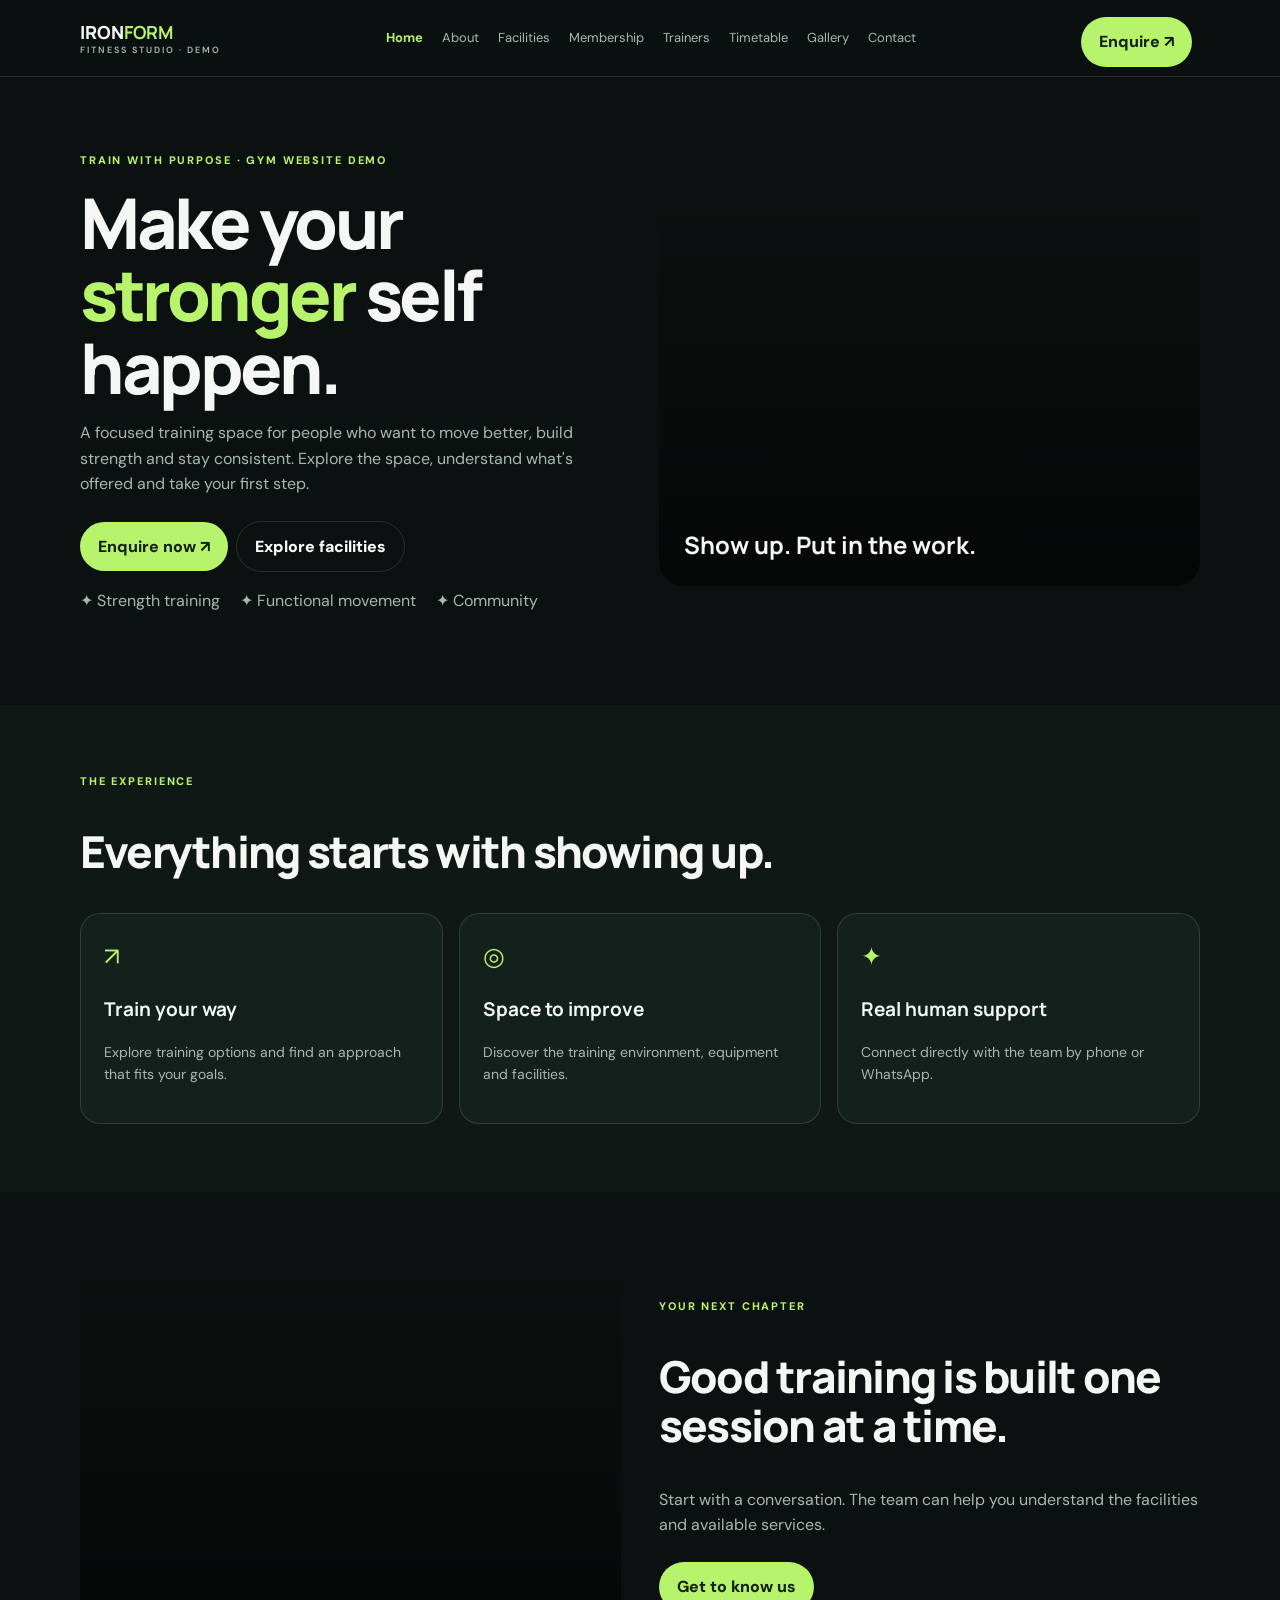
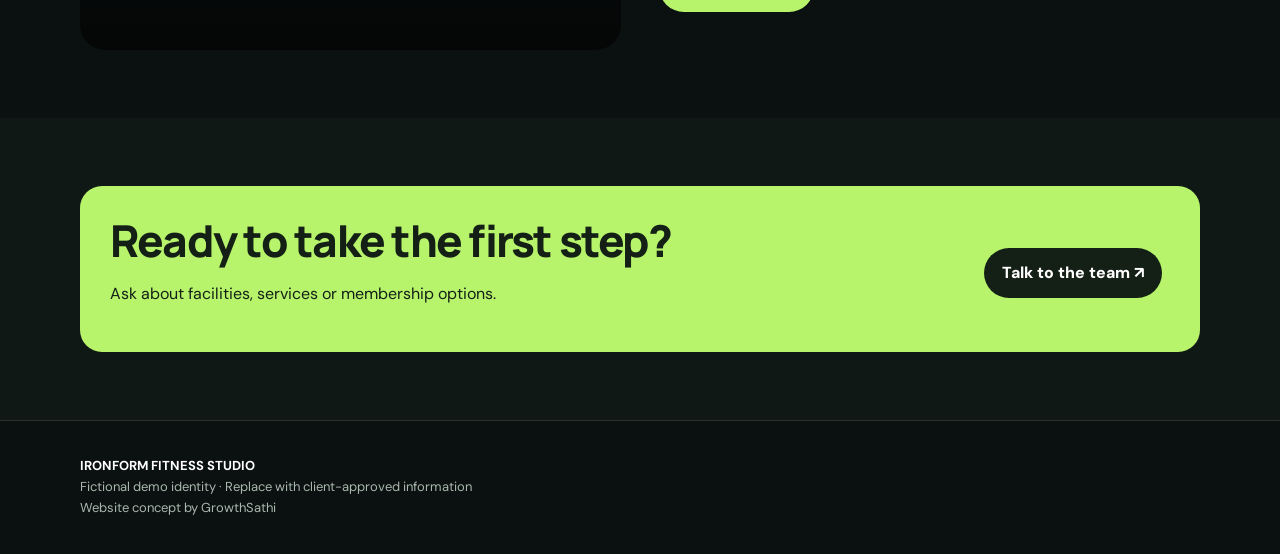
<file: index.html>
<!doctype html><html lang="en"><head><meta charset="utf-8"><meta name="viewport" content="width=device-width,initial-scale=1"><title>Home | Ironform Demo</title><meta name="description" content="Explore Ironform Fitness Studio in this GrowthSathi gym website demo. View training facilities, membership options, trainers and contact details."><meta property="og:type" content="website"><meta property="og:title" content="Home | Ironform Fitness Studio Demo"><meta property="og:description" content="Explore Ironform Fitness Studio in this GrowthSathi gym website demo. View training facilities, membership options, trainers and contact details."><link rel="stylesheet" href="assets/styles.css"></head><body><a class="skip-link" href="#main-content">Skip to main content</a><header class="top"><div class="wrap nav"><a class="brand" href="index.html">IRON<b>FORM</b> <small style="display:block;color:#a9b8ae;font:600 9px DM Sans;letter-spacing:2px">FITNESS STUDIO · DEMO</small></a><button class="menu-toggle" type="button" aria-expanded="false" aria-controls="primary-navigation" aria-label="Open navigation"><span></span><span></span><span></span></button><nav id="primary-navigation" aria-label="Primary navigation"><a href="index.html" aria-current="page">Home</a><a href="about.html">About</a><a href="facilities.html">Facilities</a><a href="membership.html">Membership</a><a href="trainers.html">Trainers</a><a href="timetable.html">Timetable</a><a href="gallery.html">Gallery</a><a href="contact.html">Contact</a></nav><a class="btn" href="contact.html">Enquire ↗</a></div></header><main id="main-content"><section class="hero"><div class="wrap heroGrid"><div><div class="eyebrow">TRAIN WITH PURPOSE · GYM WEBSITE DEMO</div><h1>Make your <span>stronger</span> self happen.</h1><p class="lead">A focused training space for people who want to move better, build strength and stay consistent. Explore the space, understand what's offered and take your first step.</p><a class="btn" href="contact.html">Enquire now ↗</a><a class="btn ghost" href="facilities.html">Explore facilities</a><p class="muted">✦ Strength training　 ✦ Functional movement　 ✦ Community</p></div><div class="photo">Show up. Put in the work.</div></div></section><section class="section alt"><div class="wrap"><div class="kicker">THE EXPERIENCE</div><h2>Everything starts with showing up.</h2><div class="grid"><article class="card"><div class="icon">↗</div><h3>Train your way</h3><p>Explore training options and find an approach that fits your goals.</p></article><article class="card"><div class="icon">◎</div><h3>Space to improve</h3><p>Discover the training environment, equipment and facilities.</p></article><article class="card"><div class="icon">✦</div><h3>Real human support</h3><p>Connect directly with the team by phone or WhatsApp.</p></article></div></div></section><section class="section"><div class="wrap split"><div class="photo"></div><div><div class="kicker">YOUR NEXT CHAPTER</div><h2>Good training is built one session at a time.</h2><p class="muted">Start with a conversation. The team can help you understand the facilities and available services.</p><a class="btn" href="about.html">Get to know us</a></div></div></section><section class="section alt"><div class="wrap banner"><div><h2>Ready to take the first step?</h2><p>Ask about facilities, services or membership options.</p></div><a class="btn" href="contact.html">Talk to the team ↗</a></div></section></main><footer class="footer"><div class="wrap"><strong>IRONFORM FITNESS STUDIO</strong><br>Fictional demo identity · Replace with client-approved information<br>Website concept by GrowthSathi</div></footer><script src="assets/app.js"></script></body></html>
</file>
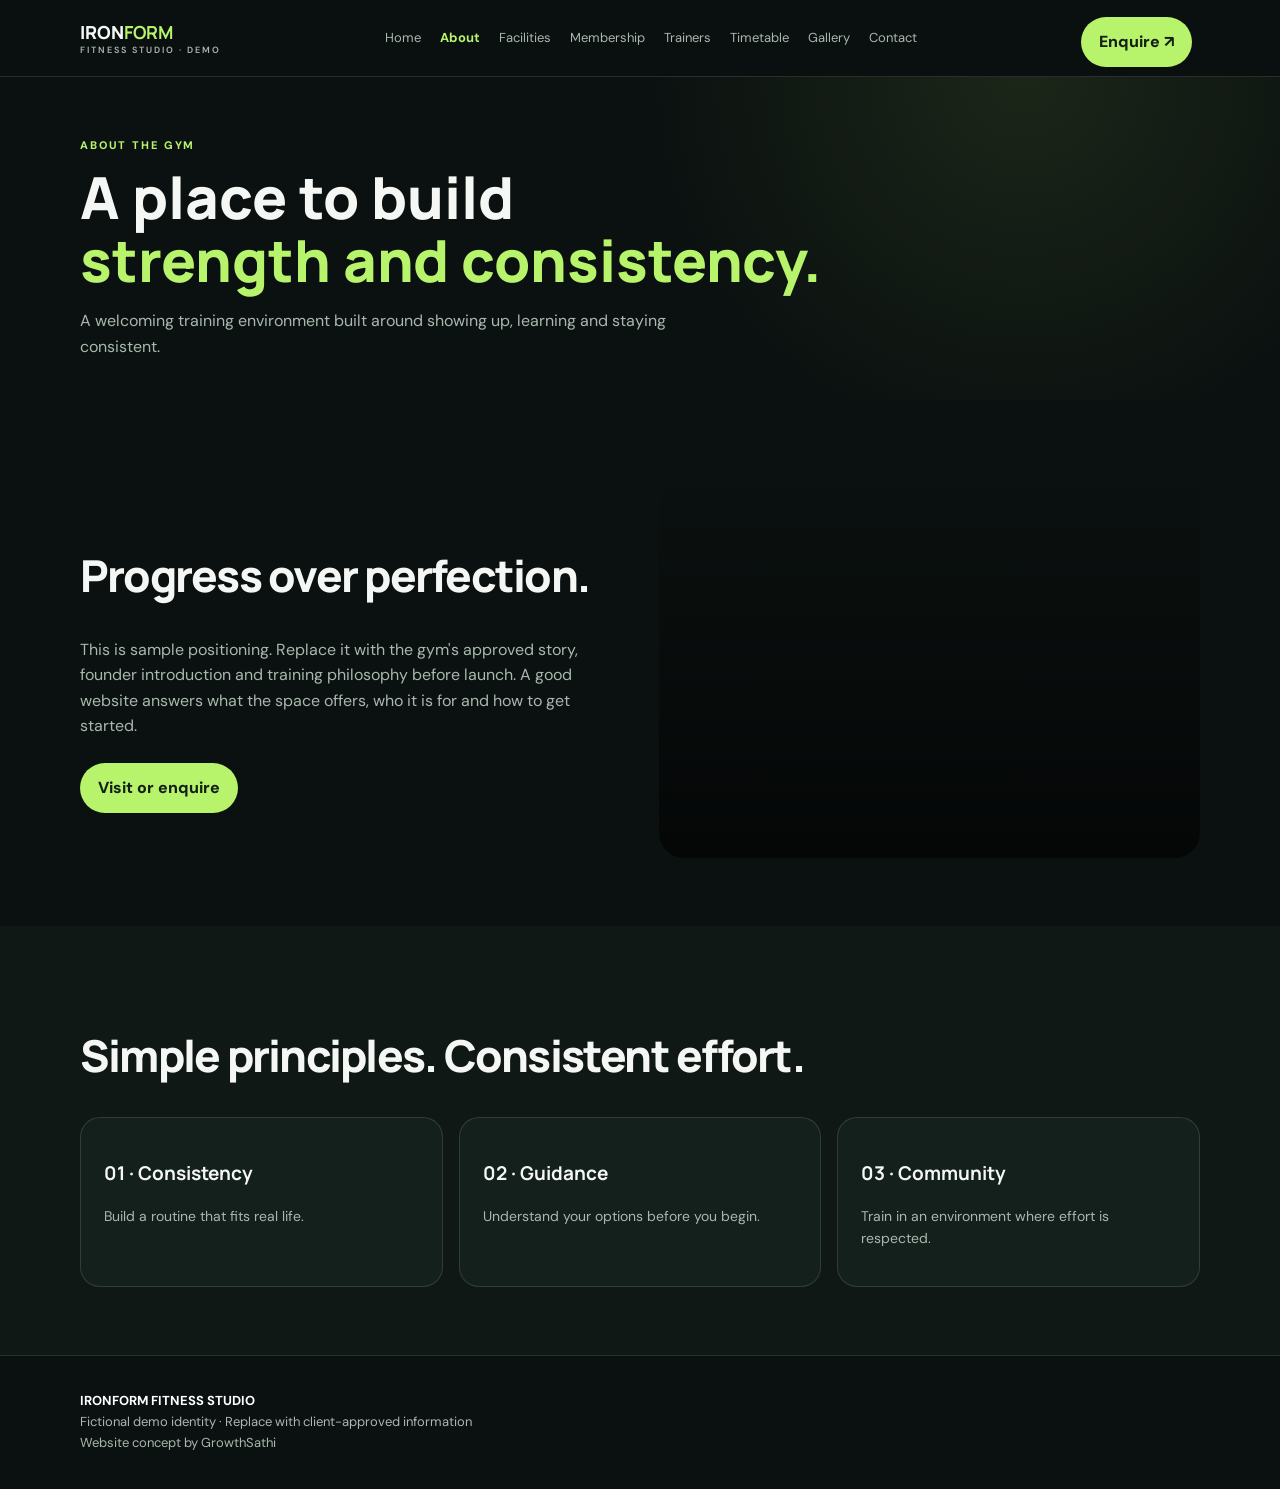
<file: about.html>
<!doctype html><html lang="en"><head><meta charset="utf-8"><meta name="viewport" content="width=device-width,initial-scale=1"><title>About Us | Ironform Demo</title><meta name="description" content="Learn about the training philosophy and community at Ironform Fitness Studio. This GrowthSathi demo uses sample content for customization."><meta property="og:type" content="website"><meta property="og:title" content="About | Ironform Fitness Studio Demo"><meta property="og:description" content="Learn about the training philosophy and community at Ironform Fitness Studio. This GrowthSathi demo uses sample content for customization."><link rel="stylesheet" href="assets/styles.css"></head><body><a class="skip-link" href="#main-content">Skip to main content</a><header class="top"><div class="wrap nav"><a class="brand" href="index.html">IRON<b>FORM</b> <small style="display:block;color:#a9b8ae;font:600 9px DM Sans;letter-spacing:2px">FITNESS STUDIO · DEMO</small></a><button class="menu-toggle" type="button" aria-expanded="false" aria-controls="primary-navigation" aria-label="Open navigation"><span></span><span></span><span></span></button><nav id="primary-navigation" aria-label="Primary navigation"><a href="index.html">Home</a><a href="about.html" aria-current="page">About</a><a href="facilities.html">Facilities</a><a href="membership.html">Membership</a><a href="trainers.html">Trainers</a><a href="timetable.html">Timetable</a><a href="gallery.html">Gallery</a><a href="contact.html">Contact</a></nav><a class="btn" href="contact.html">Enquire ↗</a></div></header><main id="main-content"><section class="page"><div class="wrap"><div class="kicker">ABOUT THE GYM</div><h1>A place to build<br><span>strength and consistency.</span></h1><p class="lead">A welcoming training environment built around showing up, learning and staying consistent.</p></div></section><section class="section"><div class="wrap split"><div><h2>Progress over perfection.</h2><p class="muted">This is sample positioning. Replace it with the gym's approved story, founder introduction and training philosophy before launch. A good website answers what the space offers, who it is for and how to get started.</p><a class="btn" href="contact.html">Visit or enquire</a></div><div class="photo"></div></div></section><section class="section alt"><div class="wrap"><h2>Simple principles. Consistent effort.</h2><div class="grid"><div class="card"><h3>01 · Consistency</h3><p>Build a routine that fits real life.</p></div><div class="card"><h3>02 · Guidance</h3><p>Understand your options before you begin.</p></div><div class="card"><h3>03 · Community</h3><p>Train in an environment where effort is respected.</p></div></div></div></section></main><footer class="footer"><div class="wrap"><strong>IRONFORM FITNESS STUDIO</strong><br>Fictional demo identity · Replace with client-approved information<br>Website concept by GrowthSathi</div></footer><script src="assets/app.js"></script></body></html>
</file>
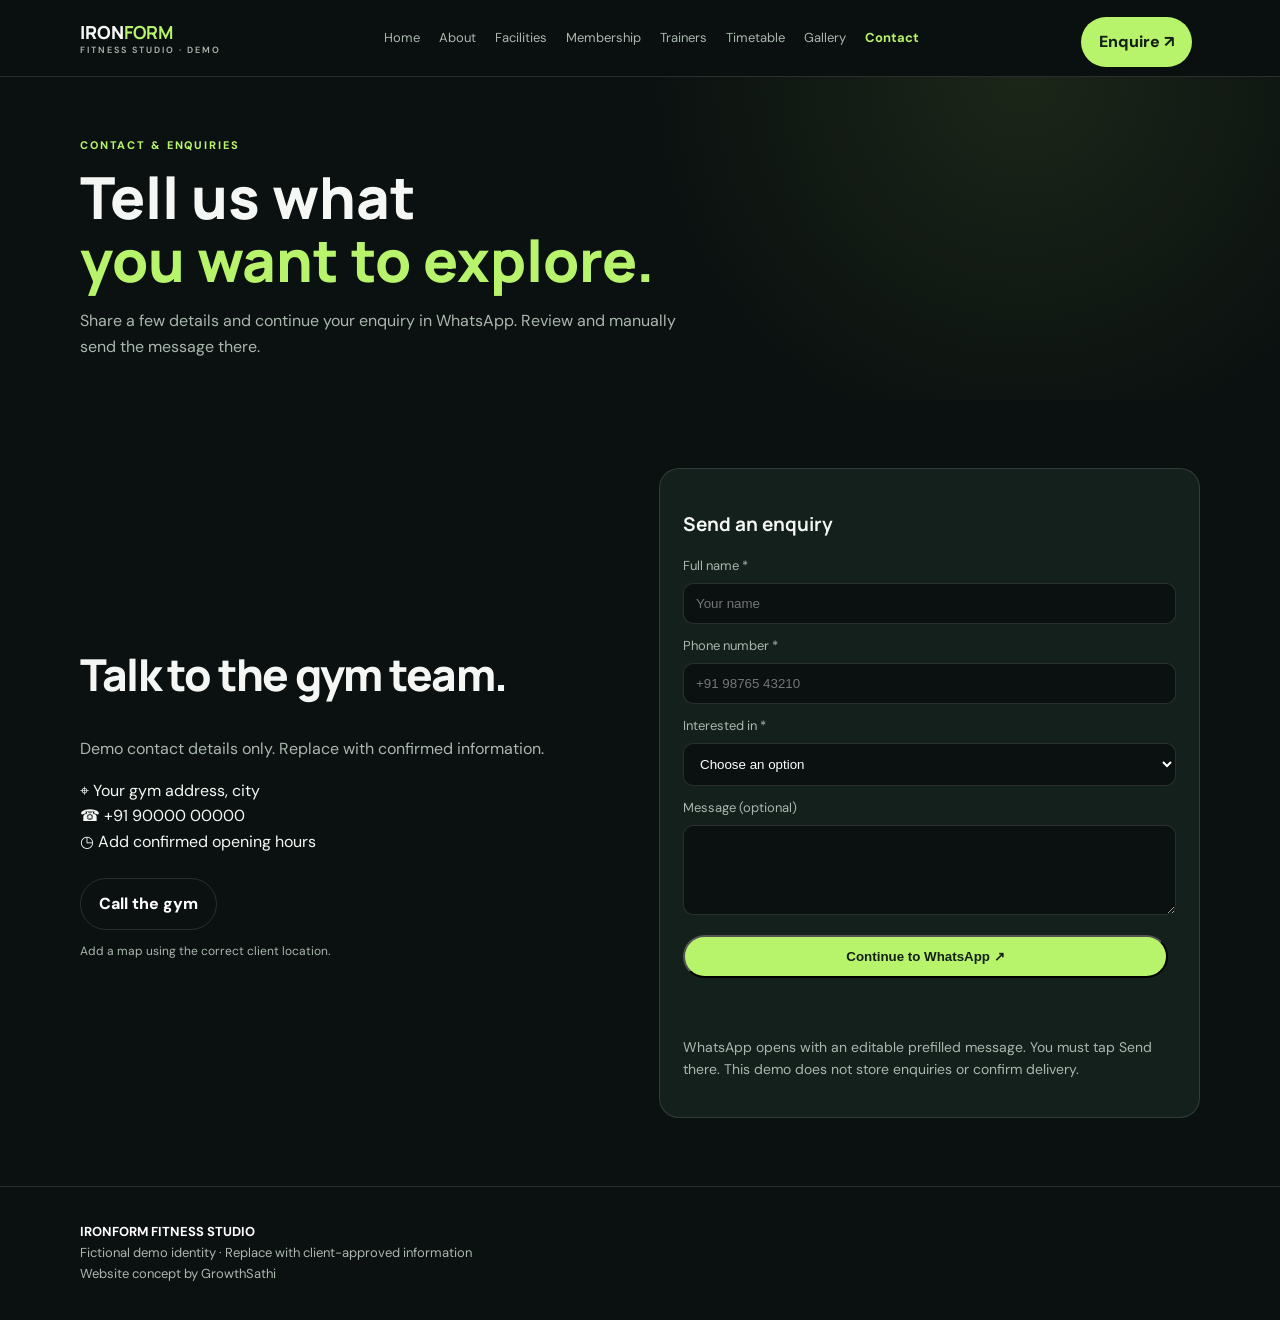
<file: contact.html>
<!doctype html><html lang="en"><head><meta charset="utf-8"><meta name="viewport" content="width=device-width,initial-scale=1"><title>Contact Us | Ironform Demo</title><meta name="description" content="Contact Ironform Fitness Studio using the enquiry form or phone link. This demo opens an editable WhatsApp message and stores no data."><meta property="og:type" content="website"><meta property="og:title" content="Contact | Ironform Fitness Studio Demo"><meta property="og:description" content="Contact Ironform Fitness Studio using the enquiry form or phone link. This demo opens an editable WhatsApp message and stores no data."><link rel="stylesheet" href="assets/styles.css"></head><body><a class="skip-link" href="#main-content">Skip to main content</a><header class="top"><div class="wrap nav"><a class="brand" href="index.html">IRON<b>FORM</b> <small style="display:block;color:#a9b8ae;font:600 9px DM Sans;letter-spacing:2px">FITNESS STUDIO · DEMO</small></a><button class="menu-toggle" type="button" aria-expanded="false" aria-controls="primary-navigation" aria-label="Open navigation"><span></span><span></span><span></span></button><nav id="primary-navigation" aria-label="Primary navigation"><a href="index.html">Home</a><a href="about.html">About</a><a href="facilities.html">Facilities</a><a href="membership.html">Membership</a><a href="trainers.html">Trainers</a><a href="timetable.html">Timetable</a><a href="gallery.html">Gallery</a><a href="contact.html" aria-current="page">Contact</a></nav><a class="btn" href="contact.html">Enquire ↗</a></div></header><main id="main-content"><section class="page"><div class="wrap"><div class="kicker">CONTACT & ENQUIRIES</div><h1>Tell us what<br><span>you want to explore.</span></h1><p class="lead">Share a few details and continue your enquiry in WhatsApp. Review and manually send the message there.</p></div></section><section class="section"><div class="wrap split"><div><h2>Talk to the gym team.</h2><p class="muted">Demo contact details only. Replace with confirmed information.</p><p>⌖ Your gym address, city<br>☎ +91 90000 00000<br>◷ Add confirmed opening hours</p><a class="btn ghost" href="tel:+919000000000">Call the gym</a><p class="note">Add a map using the correct client location.</p></div><div class="card"><h3>Send an enquiry</h3><form class="form" id="enquiry" method="post" action="contact.html"><label>Full name *<input name="name" required maxlength="70" placeholder="Your name"></label><label>Phone number *<input name="phone" required type="tel" autocomplete="tel" inputmode="tel" maxlength="20" pattern="[+0-9() .-]{8,20}" placeholder="+91 98765 43210"></label><label>Interested in *<select name="interest" required><option value="">Choose an option</option><option>Membership information</option><option>Facilities & services</option><option>Trainer information</option><option>Class timetable</option><option>General enquiry</option></select></label><label>Message (optional)<textarea name="message" maxlength="500"></textarea></label><button class="btn" type="submit" disabled>Continue to WhatsApp ↗</button><div class="status" id="status" role="status" aria-live="polite"></div><noscript><p class="note">The enquiry form requires JavaScript and is unavailable when JavaScript is disabled. No details have been submitted. Please use the phone link above to contact the gym.</p></noscript><p class="note">WhatsApp opens with an editable prefilled message. You must tap Send there. This demo does not store enquiries or confirm delivery.</p></form></div></div></section></main><footer class="footer"><div class="wrap"><strong>IRONFORM FITNESS STUDIO</strong><br>Fictional demo identity · Replace with client-approved information<br>Website concept by GrowthSathi</div></footer><script src="assets/app.js"></script></body></html>
</file>
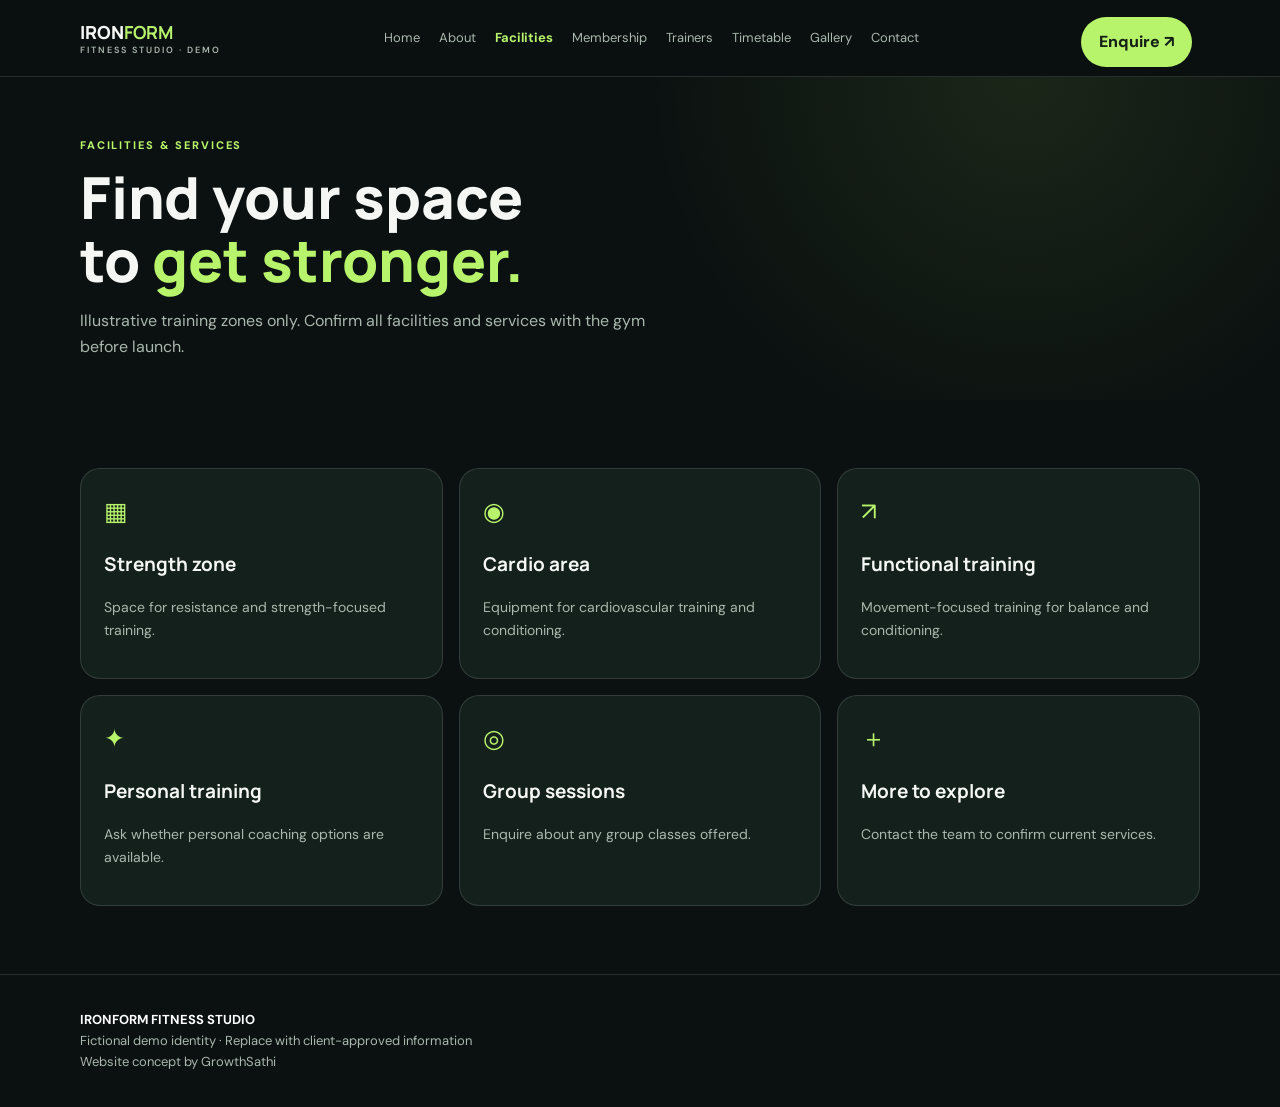
<file: facilities.html>
<!doctype html><html lang="en"><head><meta charset="utf-8"><meta name="viewport" content="width=device-width,initial-scale=1"><title>Facilities & Services | Ironform Demo</title><meta name="description" content="Explore illustrative strength, cardio and functional training facilities in the Ironform Fitness Studio website demo."><meta property="og:type" content="website"><meta property="og:title" content="Facilities | Ironform Fitness Studio Demo"><meta property="og:description" content="Explore illustrative strength, cardio and functional training facilities in the Ironform Fitness Studio website demo."><link rel="stylesheet" href="assets/styles.css"></head><body><a class="skip-link" href="#main-content">Skip to main content</a><header class="top"><div class="wrap nav"><a class="brand" href="index.html">IRON<b>FORM</b> <small style="display:block;color:#a9b8ae;font:600 9px DM Sans;letter-spacing:2px">FITNESS STUDIO · DEMO</small></a><button class="menu-toggle" type="button" aria-expanded="false" aria-controls="primary-navigation" aria-label="Open navigation"><span></span><span></span><span></span></button><nav id="primary-navigation" aria-label="Primary navigation"><a href="index.html">Home</a><a href="about.html">About</a><a href="facilities.html" aria-current="page">Facilities</a><a href="membership.html">Membership</a><a href="trainers.html">Trainers</a><a href="timetable.html">Timetable</a><a href="gallery.html">Gallery</a><a href="contact.html">Contact</a></nav><a class="btn" href="contact.html">Enquire ↗</a></div></header><main id="main-content"><section class="page"><div class="wrap"><div class="kicker">FACILITIES & SERVICES</div><h1>Find your space<br>to <span>get stronger.</span></h1><p class="lead">Illustrative training zones only. Confirm all facilities and services with the gym before launch.</p></div></section><section class="section"><div class="wrap grid"><div class="card"><div class="icon">▦</div><h3>Strength zone</h3><p>Space for resistance and strength-focused training.</p></div><div class="card"><div class="icon">◉</div><h3>Cardio area</h3><p>Equipment for cardiovascular training and conditioning.</p></div><div class="card"><div class="icon">↗</div><h3>Functional training</h3><p>Movement-focused training for balance and conditioning.</p></div><div class="card"><div class="icon">✦</div><h3>Personal training</h3><p>Ask whether personal coaching options are available.</p></div><div class="card"><div class="icon">◎</div><h3>Group sessions</h3><p>Enquire about any group classes offered.</p></div><div class="card"><div class="icon">＋</div><h3>More to explore</h3><p>Contact the team to confirm current services.</p></div></div></section></main><footer class="footer"><div class="wrap"><strong>IRONFORM FITNESS STUDIO</strong><br>Fictional demo identity · Replace with client-approved information<br>Website concept by GrowthSathi</div></footer><script src="assets/app.js"></script></body></html>
</file>
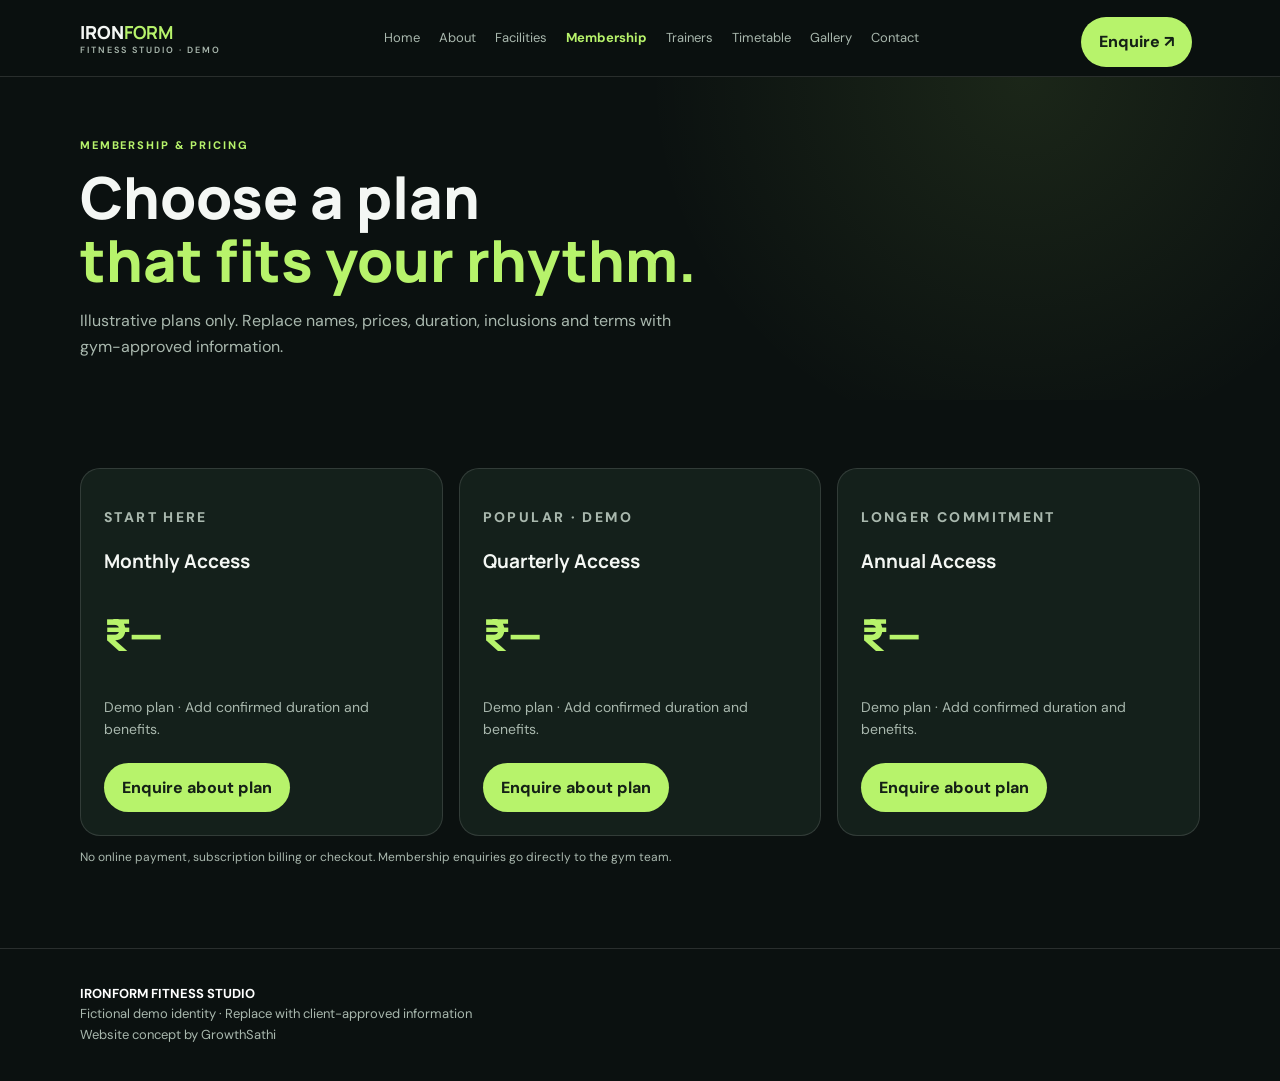
<file: membership.html>
<!doctype html><html lang="en"><head><meta charset="utf-8"><meta name="viewport" content="width=device-width,initial-scale=1"><title>Membership & Pricing | Ironform Demo</title><meta name="description" content="Review sample membership plan layouts for Ironform Fitness Studio. Contact the gym directly to confirm current prices and terms."><meta property="og:type" content="website"><meta property="og:title" content="Membership | Ironform Fitness Studio Demo"><meta property="og:description" content="Review sample membership plan layouts for Ironform Fitness Studio. Contact the gym directly to confirm current prices and terms."><link rel="stylesheet" href="assets/styles.css"></head><body><a class="skip-link" href="#main-content">Skip to main content</a><header class="top"><div class="wrap nav"><a class="brand" href="index.html">IRON<b>FORM</b> <small style="display:block;color:#a9b8ae;font:600 9px DM Sans;letter-spacing:2px">FITNESS STUDIO · DEMO</small></a><button class="menu-toggle" type="button" aria-expanded="false" aria-controls="primary-navigation" aria-label="Open navigation"><span></span><span></span><span></span></button><nav id="primary-navigation" aria-label="Primary navigation"><a href="index.html">Home</a><a href="about.html">About</a><a href="facilities.html">Facilities</a><a href="membership.html" aria-current="page">Membership</a><a href="trainers.html">Trainers</a><a href="timetable.html">Timetable</a><a href="gallery.html">Gallery</a><a href="contact.html">Contact</a></nav><a class="btn" href="contact.html">Enquire ↗</a></div></header><main id="main-content"><section class="page"><div class="wrap"><div class="kicker">MEMBERSHIP & PRICING</div><h1>Choose a plan<br><span>that fits your rhythm.</span></h1><p class="lead">Illustrative plans only. Replace names, prices, duration, inclusions and terms with gym-approved information.</p></div></section><section class="section"><div class="wrap grid"><div class="card"><p class="kicker">START HERE</p><h3>Monthly Access</h3><h2 style="color:var(--accent)">₹—</h2><p>Demo plan · Add confirmed duration and benefits.</p><a class="btn" href="contact.html?plan=Monthly%20Access">Enquire about plan</a></div><div class="card"><p class="kicker">POPULAR · DEMO</p><h3>Quarterly Access</h3><h2 style="color:var(--accent)">₹—</h2><p>Demo plan · Add confirmed duration and benefits.</p><a class="btn" href="contact.html?plan=Quarterly%20Access">Enquire about plan</a></div><div class="card"><p class="kicker">LONGER COMMITMENT</p><h3>Annual Access</h3><h2 style="color:var(--accent)">₹—</h2><p>Demo plan · Add confirmed duration and benefits.</p><a class="btn" href="contact.html?plan=Annual%20Access">Enquire about plan</a></div></div><div class="wrap"><p class="note">No online payment, subscription billing or checkout. Membership enquiries go directly to the gym team.</p></div></section></main><footer class="footer"><div class="wrap"><strong>IRONFORM FITNESS STUDIO</strong><br>Fictional demo identity · Replace with client-approved information<br>Website concept by GrowthSathi</div></footer><script src="assets/app.js"></script></body></html>
</file>
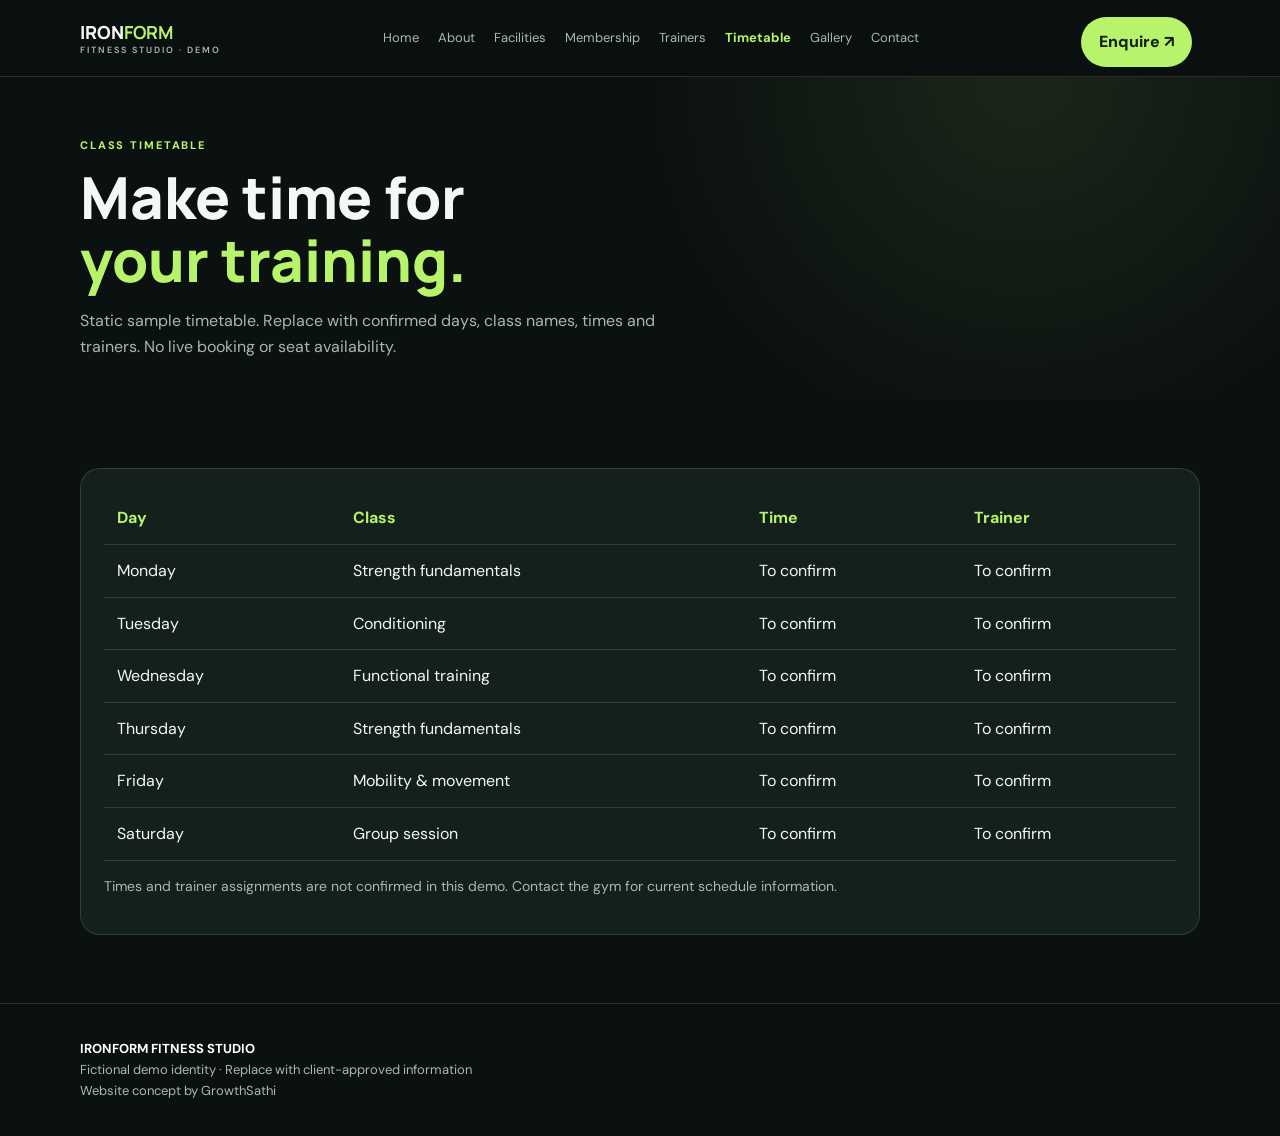
<file: timetable.html>
<!doctype html><html lang="en"><head><meta charset="utf-8"><meta name="viewport" content="width=device-width,initial-scale=1"><title>Class Timetable | Ironform Demo</title><meta name="description" content="View an illustrative class timetable layout for Ironform Fitness Studio. Confirm current class schedules directly with the gym."><meta property="og:type" content="website"><meta property="og:title" content="Timetable | Ironform Fitness Studio Demo"><meta property="og:description" content="View an illustrative class timetable layout for Ironform Fitness Studio. Confirm current class schedules directly with the gym."><link rel="stylesheet" href="assets/styles.css"></head><body><a class="skip-link" href="#main-content">Skip to main content</a><header class="top"><div class="wrap nav"><a class="brand" href="index.html">IRON<b>FORM</b> <small style="display:block;color:#a9b8ae;font:600 9px DM Sans;letter-spacing:2px">FITNESS STUDIO · DEMO</small></a><button class="menu-toggle" type="button" aria-expanded="false" aria-controls="primary-navigation" aria-label="Open navigation"><span></span><span></span><span></span></button><nav id="primary-navigation" aria-label="Primary navigation"><a href="index.html">Home</a><a href="about.html">About</a><a href="facilities.html">Facilities</a><a href="membership.html">Membership</a><a href="trainers.html">Trainers</a><a href="timetable.html" aria-current="page">Timetable</a><a href="gallery.html">Gallery</a><a href="contact.html">Contact</a></nav><a class="btn" href="contact.html">Enquire ↗</a></div></header><main id="main-content"><section class="page"><div class="wrap"><div class="kicker">CLASS TIMETABLE</div><h1>Make time for<br><span>your training.</span></h1><p class="lead">Static sample timetable. Replace with confirmed days, class names, times and trainers. No live booking or seat availability.</p></div></section><section class="section"><div class="wrap card"><table class="table"><tr><th>Day</th><th>Class</th><th>Time</th><th>Trainer</th></tr><tr><td>Monday</td><td>Strength fundamentals</td><td>To confirm</td><td>To confirm</td></tr><tr><td>Tuesday</td><td>Conditioning</td><td>To confirm</td><td>To confirm</td></tr><tr><td>Wednesday</td><td>Functional training</td><td>To confirm</td><td>To confirm</td></tr><tr><td>Thursday</td><td>Strength fundamentals</td><td>To confirm</td><td>To confirm</td></tr><tr><td>Friday</td><td>Mobility & movement</td><td>To confirm</td><td>To confirm</td></tr><tr><td>Saturday</td><td>Group session</td><td>To confirm</td><td>To confirm</td></tr></table><p class="note">Times and trainer assignments are not confirmed in this demo. Contact the gym for current schedule information.</p></div></section></main><footer class="footer"><div class="wrap"><strong>IRONFORM FITNESS STUDIO</strong><br>Fictional demo identity · Replace with client-approved information<br>Website concept by GrowthSathi</div></footer><script src="assets/app.js"></script></body></html>
</file>
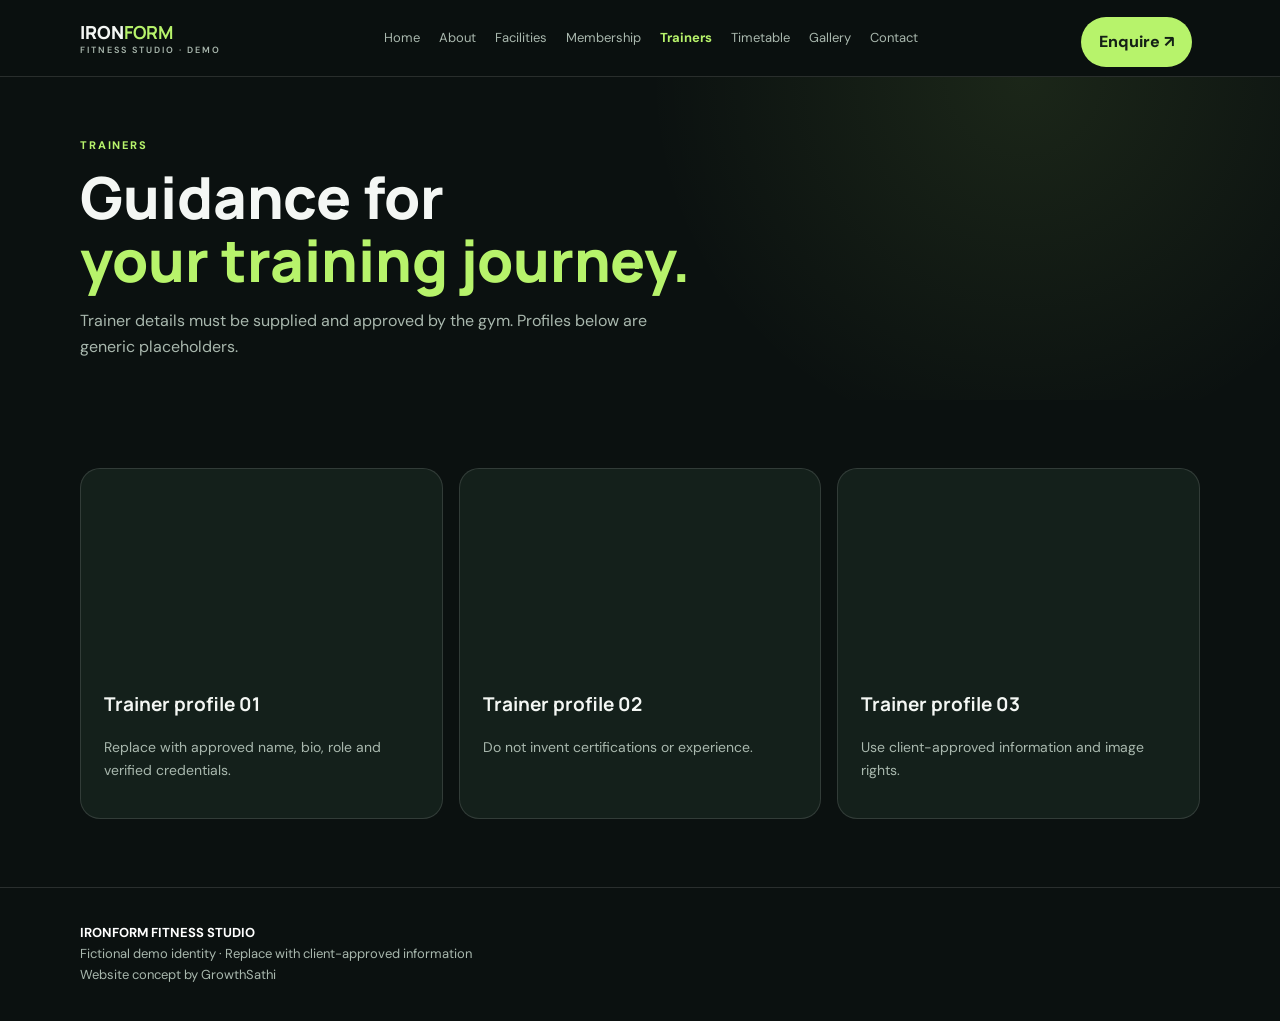
<file: trainers.html>
<!doctype html><html lang="en"><head><meta charset="utf-8"><meta name="viewport" content="width=device-width,initial-scale=1"><title>Trainers | Ironform Demo</title><meta name="description" content="Meet the sample trainer profile layouts in the Ironform Fitness Studio demo. Names, credentials and biographies require gym approval."><meta property="og:type" content="website"><meta property="og:title" content="Trainers | Ironform Fitness Studio Demo"><meta property="og:description" content="Meet the sample trainer profile layouts in the Ironform Fitness Studio demo. Names, credentials and biographies require gym approval."><link rel="stylesheet" href="assets/styles.css"></head><body><a class="skip-link" href="#main-content">Skip to main content</a><header class="top"><div class="wrap nav"><a class="brand" href="index.html">IRON<b>FORM</b> <small style="display:block;color:#a9b8ae;font:600 9px DM Sans;letter-spacing:2px">FITNESS STUDIO · DEMO</small></a><button class="menu-toggle" type="button" aria-expanded="false" aria-controls="primary-navigation" aria-label="Open navigation"><span></span><span></span><span></span></button><nav id="primary-navigation" aria-label="Primary navigation"><a href="index.html">Home</a><a href="about.html">About</a><a href="facilities.html">Facilities</a><a href="membership.html">Membership</a><a href="trainers.html" aria-current="page">Trainers</a><a href="timetable.html">Timetable</a><a href="gallery.html">Gallery</a><a href="contact.html">Contact</a></nav><a class="btn" href="contact.html">Enquire ↗</a></div></header><main id="main-content"><section class="page"><div class="wrap"><div class="kicker">TRAINERS</div><h1>Guidance for<br><span>your training journey.</span></h1><p class="lead">Trainer details must be supplied and approved by the gym. Profiles below are generic placeholders.</p></div></section><section class="section"><div class="wrap grid"><div class="card"><div class="trainer" style="background-image:url('https://images.unsplash.com/photo-1567013127542-490d757e51fc?auto=format&fit=crop&w=700&q=85')"></div><h3>Trainer profile 01</h3><p>Replace with approved name, bio, role and verified credentials.</p></div><div class="card"><div class="trainer" style="background-image:url('https://images.unsplash.com/photo-1534368270820-9de3d8053204?auto=format&fit=crop&w=700&q=85')"></div><h3>Trainer profile 02</h3><p>Do not invent certifications or experience.</p></div><div class="card"><div class="trainer" style="background-image:url('https://images.unsplash.com/photo-1583454110551-21f2fa2afe61?auto=format&fit=crop&w=700&q=85')"></div><h3>Trainer profile 03</h3><p>Use client-approved information and image rights.</p></div></div></section></main><footer class="footer"><div class="wrap"><strong>IRONFORM FITNESS STUDIO</strong><br>Fictional demo identity · Replace with client-approved information<br>Website concept by GrowthSathi</div></footer><script src="assets/app.js"></script></body></html>
</file>
<file: assets/styles.css>
@import url('https://fonts.googleapis.com/css2?family=DM+Sans:wght@400;500;600;700&family=Manrope:wght@500;600;700;800&display=swap');
:root{--bg:#0b1110;--panel:#14201b;--text:#f4f7f4;--muted:#a9b8ae;--line:#ffffff20;--accent:#b7f36b;--ink:#142016}*{box-sizing:border-box}body{margin:0;background:var(--bg);color:var(--text);font:16px/1.6 'DM Sans',sans-serif}a{color:inherit;text-decoration:none}.wrap{width:min(1120px,calc(100% - 36px));margin:auto}.top{position:sticky;top:0;background:#0b1110ee;backdrop-filter:blur(12px);border-bottom:1px solid var(--line);z-index:5}.nav{height:76px;display:flex;align-items:center;justify-content:space-between}.brand{font:800 18px Manrope}.brand b{color:var(--accent)}nav{display:flex;gap:19px;font-size:13px;color:var(--muted)}nav a:hover{color:var(--accent)}.btn{display:inline-block;background:var(--accent);color:var(--ink);font-weight:800;padding:12px 18px;border-radius:30px;margin:8px 8px 0 0}.btn.ghost{background:transparent;border:1px solid var(--line);color:white}.hero{padding:75px 0}.heroGrid,.split{display:grid;grid-template-columns:1fr 1fr;gap:38px;align-items:center}.eyebrow,.kicker{color:var(--accent);font-size:11px;letter-spacing:.17em;font-weight:800;text-transform:uppercase}.hero h1{font:800 clamp(42px,6vw,70px)/1.04 Manrope;letter-spacing:-.05em;margin:16px 0}.hero h1 span,h1 span{color:var(--accent)}.lead,.muted{color:var(--muted);max-width:610px}.photo{height:390px;border-radius:25px;background:linear-gradient(0deg,#0009,transparent),url('https://images.unsplash.com/photo-1534438327276-14e5300c3a48?auto=format&fit=crop&w=1200&q=85') center/cover;display:flex;align-items:end;padding:25px;font:700 24px Manrope}.section{padding:68px 0}.alt{background:#101815}.section h2{font:800 clamp(30px,4vw,44px)/1.12 Manrope;letter-spacing:-.04em}.grid{display:grid;grid-template-columns:repeat(3,1fr);gap:16px}.card{background:var(--panel);border:1px solid var(--line);border-radius:20px;padding:23px}.card h3{font:700 19px Manrope}.card p{color:var(--muted);font-size:14px}.icon{color:var(--accent);font-size:25px}.banner{padding:30px;border-radius:22px;background:var(--accent);color:#142016;display:flex;align-items:center;justify-content:space-between;gap:15px}.banner h2{margin:0}.banner .btn{background:#142016;color:white}.page{padding:60px 0 25px;background:radial-gradient(circle at 80% 0,#b7f36b18,transparent 35%)}.page h1{font:800 clamp(38px,5vw,58px)/1.1 Manrope;margin:10px 0}.footer{border-top:1px solid var(--line);padding:35px 0;color:var(--muted);font-size:13px}.footer strong{color:white}.form{display:grid;gap:12px}.form label{display:grid;gap:6px;color:var(--muted);font-size:13px}.form input,.form select,.form textarea{padding:12px;border:1px solid var(--line);background:#0b1110;color:white;border-radius:10px}.form textarea{min-height:90px}.note{color:var(--muted);font-size:12px}.status{color:var(--accent);font-size:13px;min-height:20px}.gallery{display:grid;grid-template-columns:repeat(3,1fr);gap:14px}.gallery img{width:100%;height:220px;object-fit:cover;border-radius:16px}.trainer{height:180px;background-size:cover;background-position:center;border-radius:14px}.table{width:100%;border-collapse:collapse}.table td,.table th{padding:13px;border-bottom:1px solid var(--line);text-align:left}.table th{color:var(--accent)}@media(max-width:760px){.heroGrid,.split{grid-template-columns:1fr}.grid,.gallery{grid-template-columns:1fr 1fr}nav{gap:9px;flex-wrap:wrap;font-size:11px}.nav{height:auto;min-height:76px;padding:12px 0}.photo{height:300px}}@media(max-width:520px){.grid,.gallery{grid-template-columns:1fr}.hero{padding:50px 0}.hero h1{font-size:43px}.banner{display:block}.section{padding:52px 0}}

/* Accessibility and responsive navigation improvements */
.skip-link{position:absolute;left:12px;top:-60px;z-index:20;background:var(--accent);color:var(--ink);padding:10px 14px;border-radius:8px;font-weight:700}
.skip-link:focus{top:12px}
:where(a,button,input,select,textarea):focus-visible{outline:3px solid var(--accent);outline-offset:3px}
.menu-toggle{display:none;background:transparent;border:1px solid var(--line);border-radius:10px;padding:9px;cursor:pointer}
.menu-toggle span{display:block;width:22px;height:2px;background:var(--text);margin:4px}
nav a[aria-current="page"]{color:var(--accent);font-weight:700}
.form input:focus-visible,.form select:focus-visible,.form textarea:focus-visible{border-color:var(--accent)}
@media(max-width:980px){
 .nav{position:relative;gap:10px;flex-wrap:wrap}
 .nav>.btn{margin-left:auto}
 .menu-toggle{display:block;order:3}
 nav#primary-navigation{display:none;position:absolute;top:calc(100% - 1px);left:0;right:0;z-index:10;background:#101815;border:1px solid var(--line);border-radius:0 0 16px 16px;padding:14px;box-shadow:0 16px 30px #0008;flex-direction:column;gap:0}
 nav#primary-navigation.is-open{display:flex}
 nav#primary-navigation a{display:block;padding:10px 8px;font-size:14px}
}
@media(prefers-reduced-motion:reduce){*,*::before,*::after{scroll-behavior:auto!important;animation-duration:.01ms!important;animation-iteration-count:1!important;transition-duration:.01ms!important}}

.form button:disabled{opacity:.55;cursor:not-allowed}
</file>
